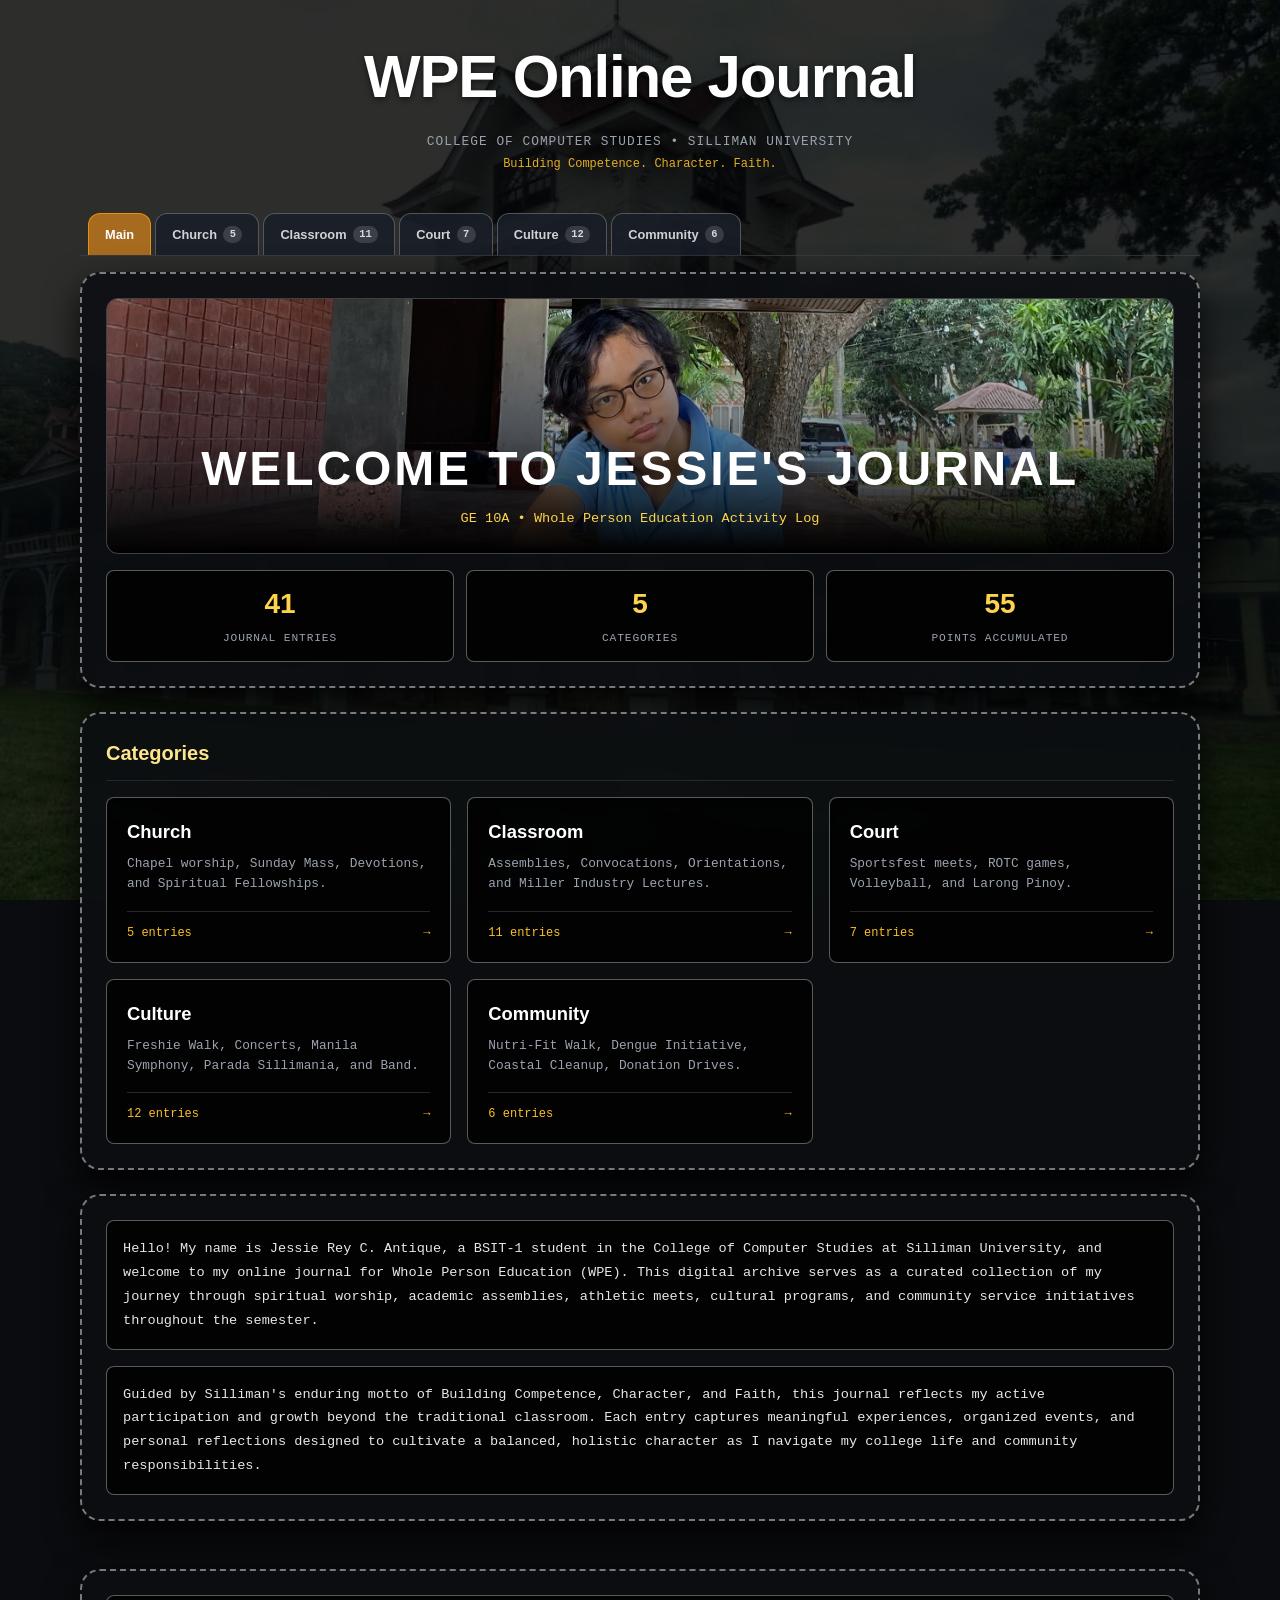
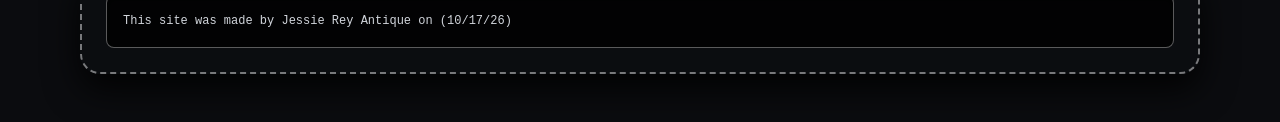
<file: index.html>
<!DOCTYPE html>
<html lang="en">
<head>
    <meta charset="UTF-8">
    <meta name="viewport" content="width=device-width, initial-scale=1.0">
    <meta name="description" content="Whole Person Education activity log for GE 10A, College of Computer Studies, Silliman University.">
    <title>Silliman University WPE Journal Archives</title>
    <link rel="stylesheet" href="csswpe.css">
</head>
<body data-page="home">
    <div class="page" id="app">
        <noscript>
            <div class="vintage-card"><div class="typewriter-box">This journal needs JavaScript to display its entries. Please enable it and reload.</div></div>
        </noscript>
    </div>
    <script src="data.js"></script>
    <script src="app.js"></script>
</body>
</html>
</file>
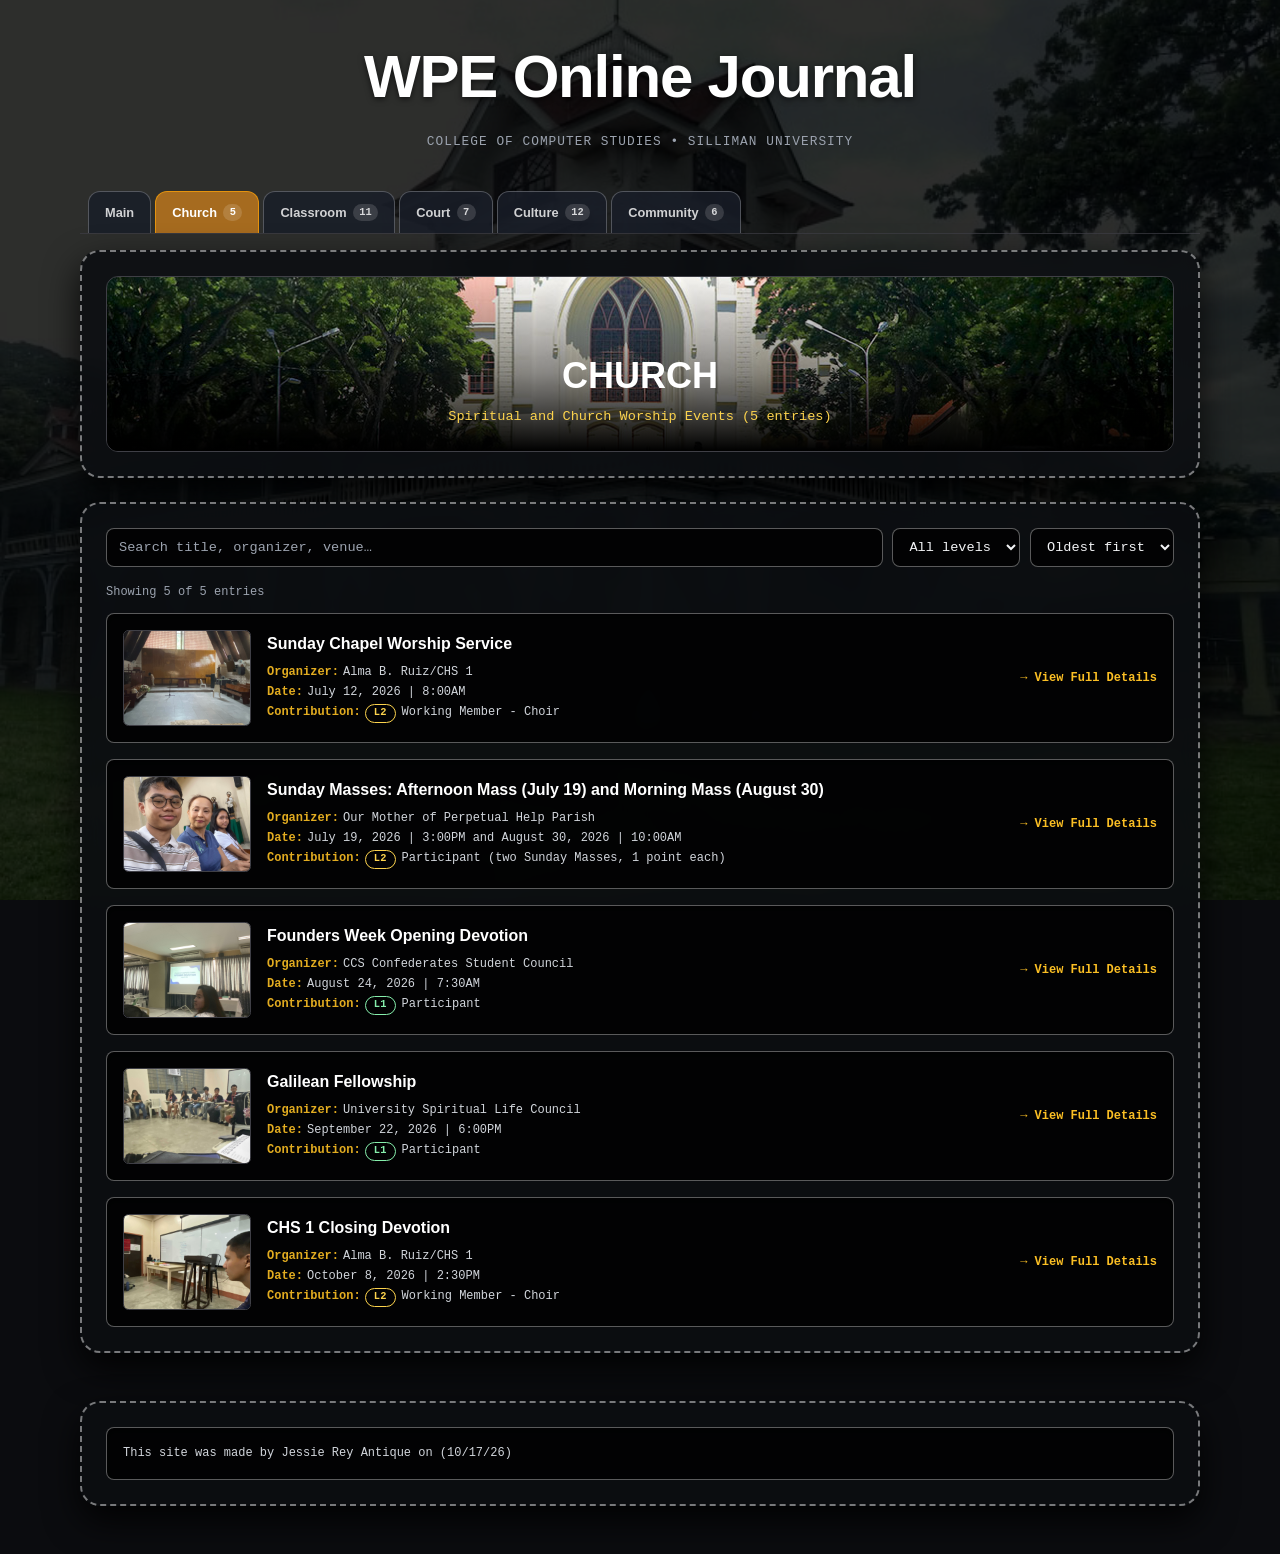
<file: church.html>
<!DOCTYPE html>
<html lang="en">
<head>
    <meta charset="UTF-8">
    <meta name="viewport" content="width=device-width, initial-scale=1.0">
    <meta name="description" content="Spiritual and church worship events.">
    <title>Church – Silliman University WPE Journal</title>
    <link rel="stylesheet" href="csswpe.css">
</head>
<body data-page="church">
    <div class="page" id="app">
        <noscript>
            <div class="vintage-card"><div class="typewriter-box">This journal needs JavaScript to display its entries. Please enable it and reload.</div></div>
        </noscript>
    </div>
    <script src="data.js"></script>
    <script src="app.js"></script>
</body>
</html>
</file>
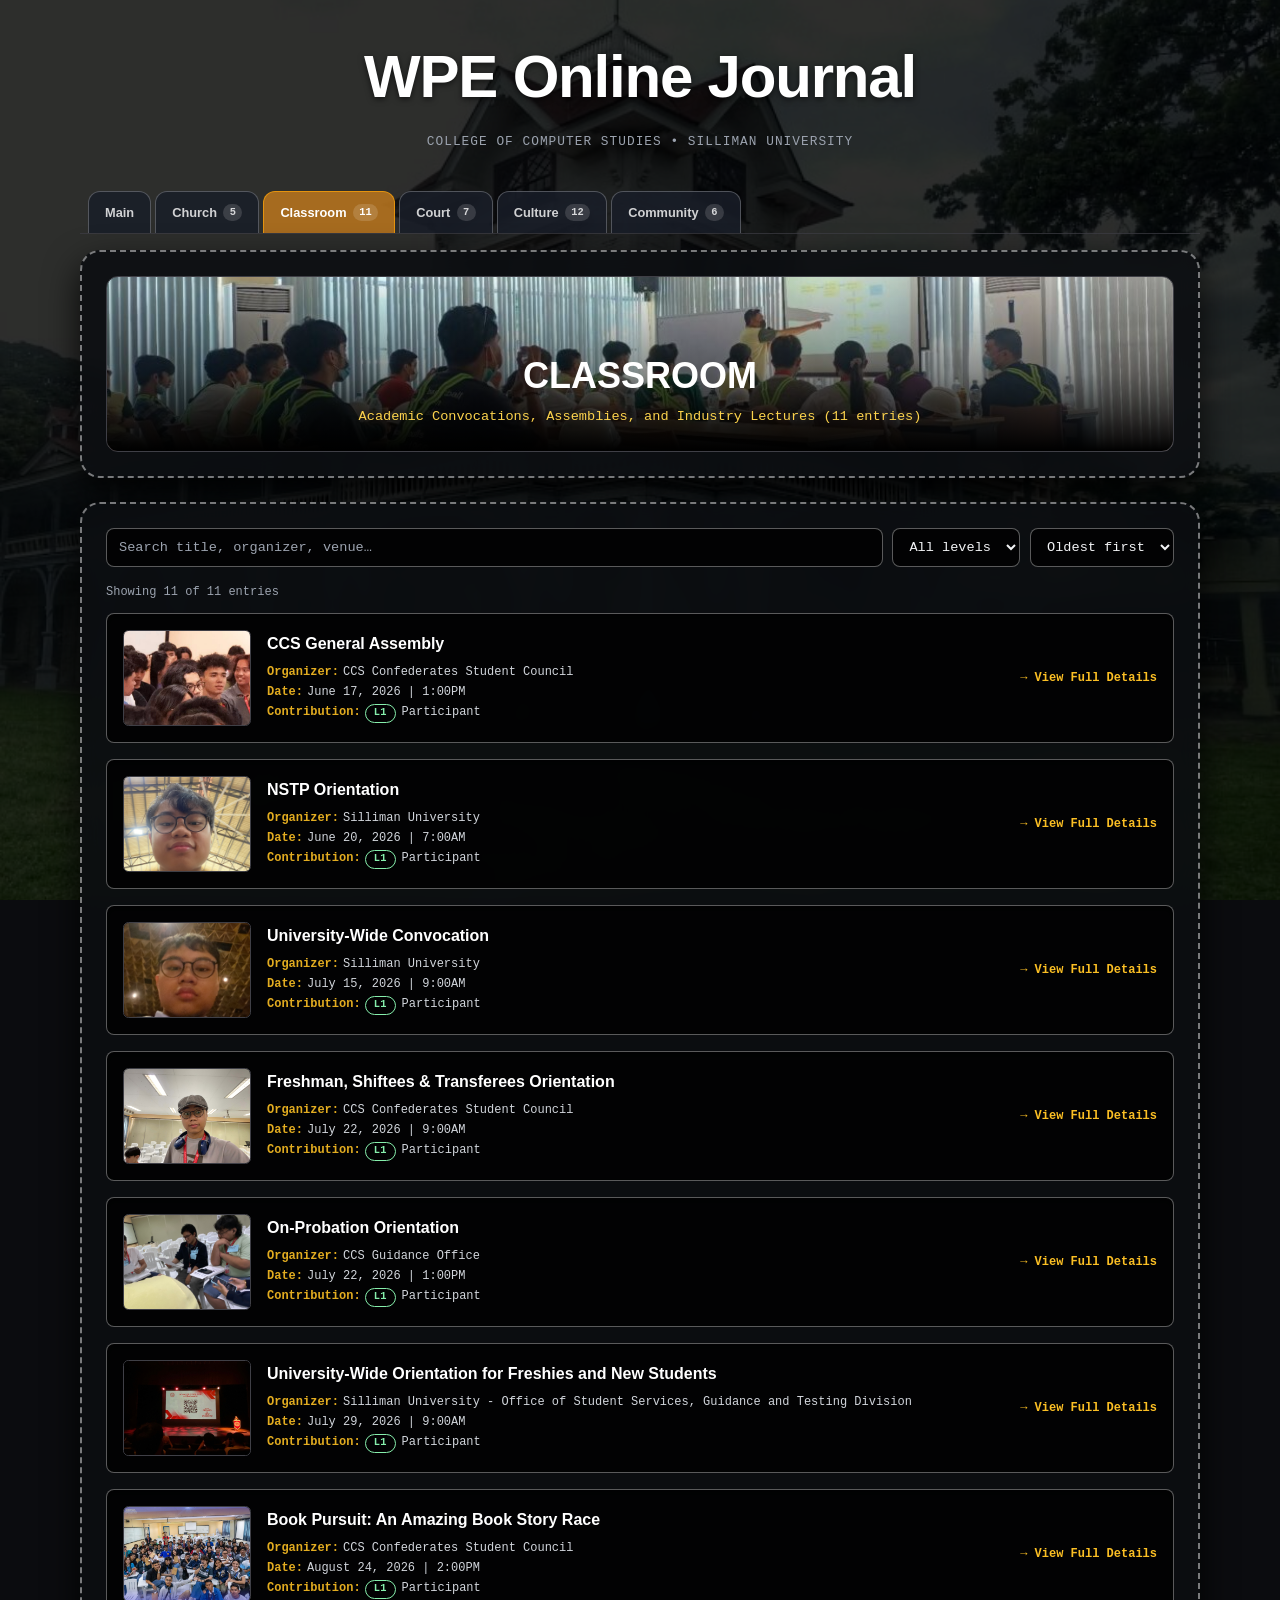
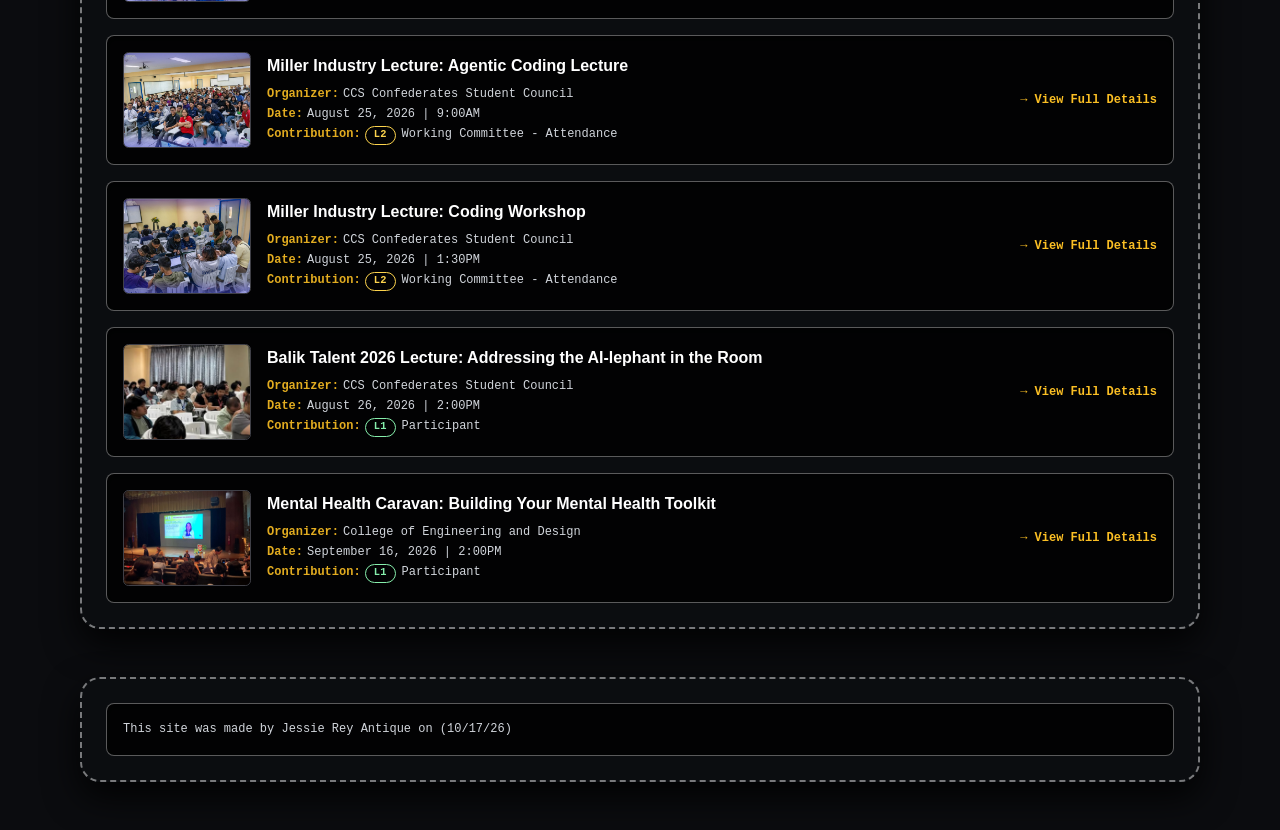
<file: classroom.html>
<!DOCTYPE html>
<html lang="en">
<head>
    <meta charset="UTF-8">
    <meta name="viewport" content="width=device-width, initial-scale=1.0">
    <meta name="description" content="Academic convocations, assemblies, and industry lectures.">
    <title>Classroom – Silliman University WPE Journal</title>
    <link rel="stylesheet" href="csswpe.css">
</head>
<body data-page="classroom">
    <div class="page" id="app">
        <noscript>
            <div class="vintage-card"><div class="typewriter-box">This journal needs JavaScript to display its entries. Please enable it and reload.</div></div>
        </noscript>
    </div>
    <script src="data.js"></script>
    <script src="app.js"></script>
</body>
</html>
</file>
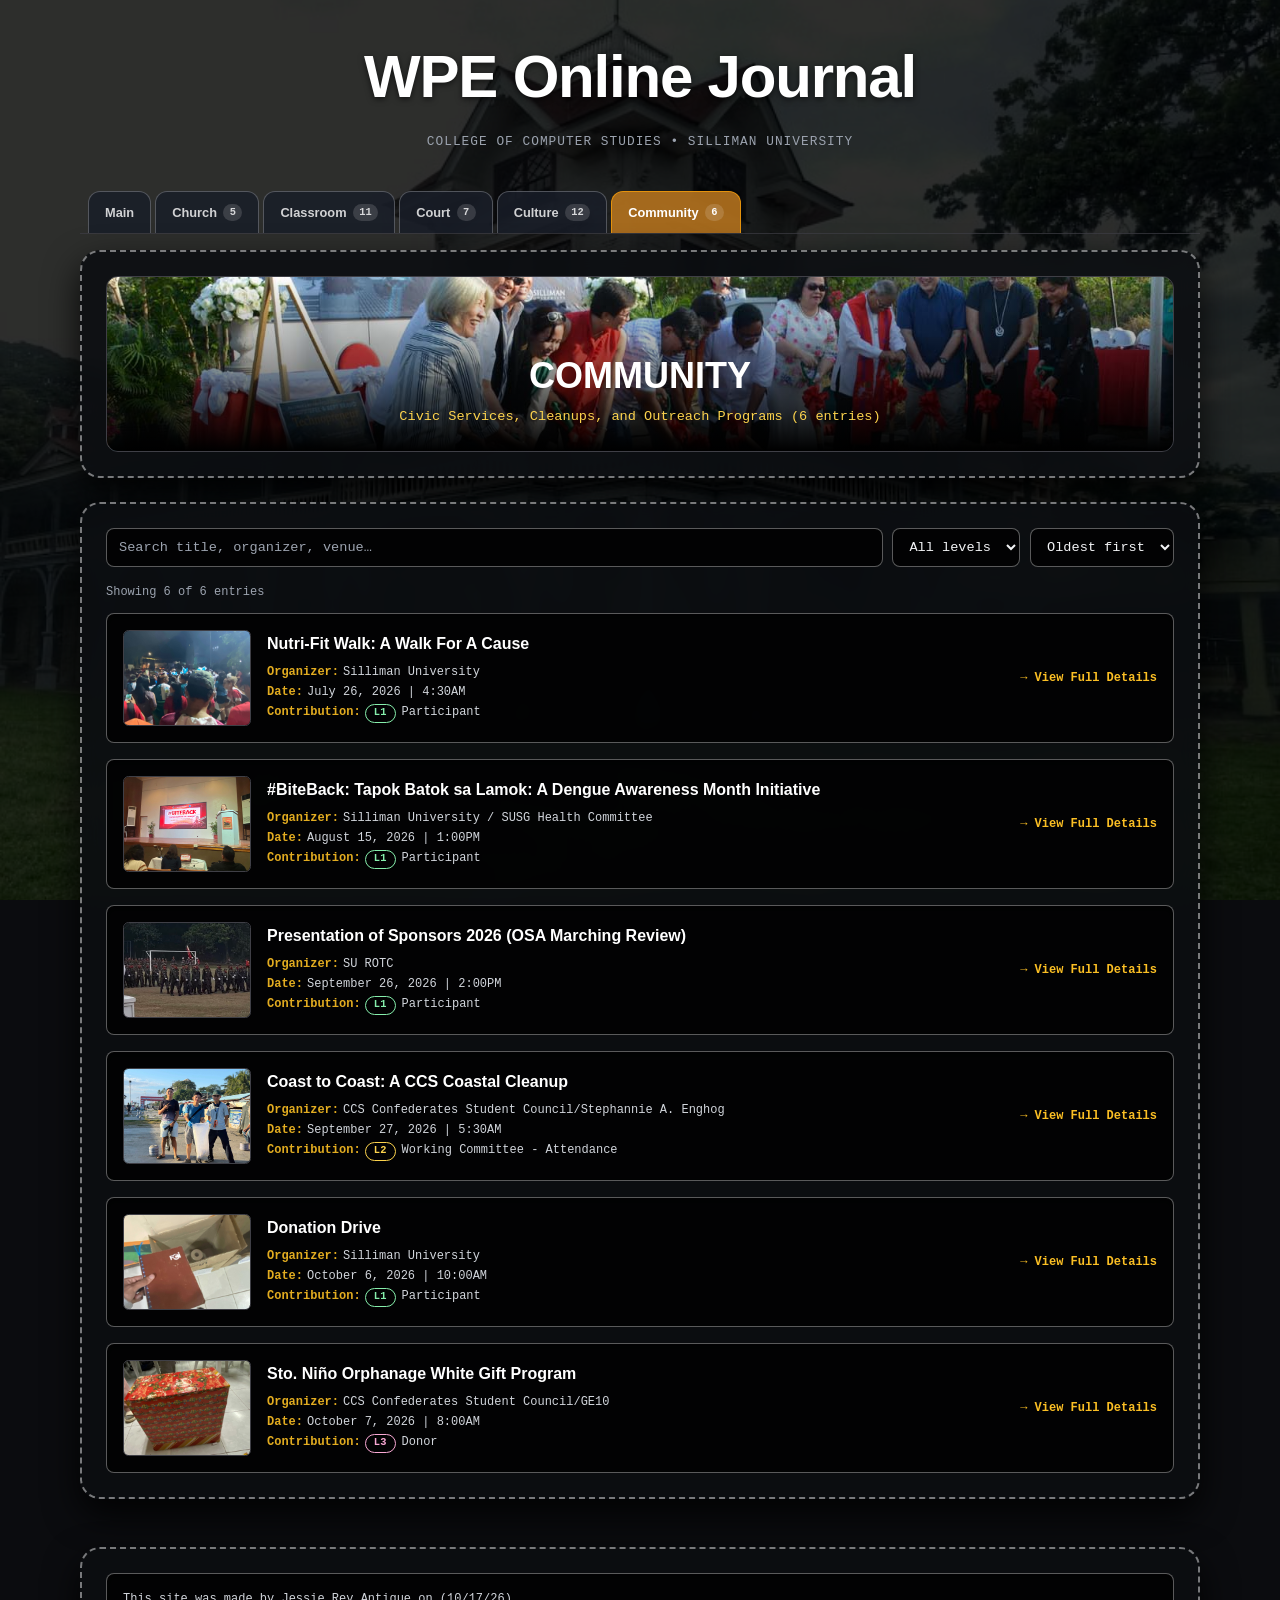
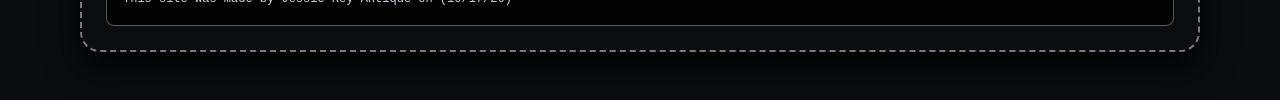
<file: community.html>
<!DOCTYPE html>
<html lang="en">
<head>
    <meta charset="UTF-8">
    <meta name="viewport" content="width=device-width, initial-scale=1.0">
    <meta name="description" content="Civic services, cleanups, and outreach programs.">
    <title>Community – Silliman University WPE Journal</title>
    <link rel="stylesheet" href="csswpe.css">
</head>
<body data-page="community">
    <div class="page" id="app">
        <noscript>
            <div class="vintage-card"><div class="typewriter-box">This journal needs JavaScript to display its entries. Please enable it and reload.</div></div>
        </noscript>
    </div>
    <script src="data.js"></script>
    <script src="app.js"></script>
</body>
</html>
</file>
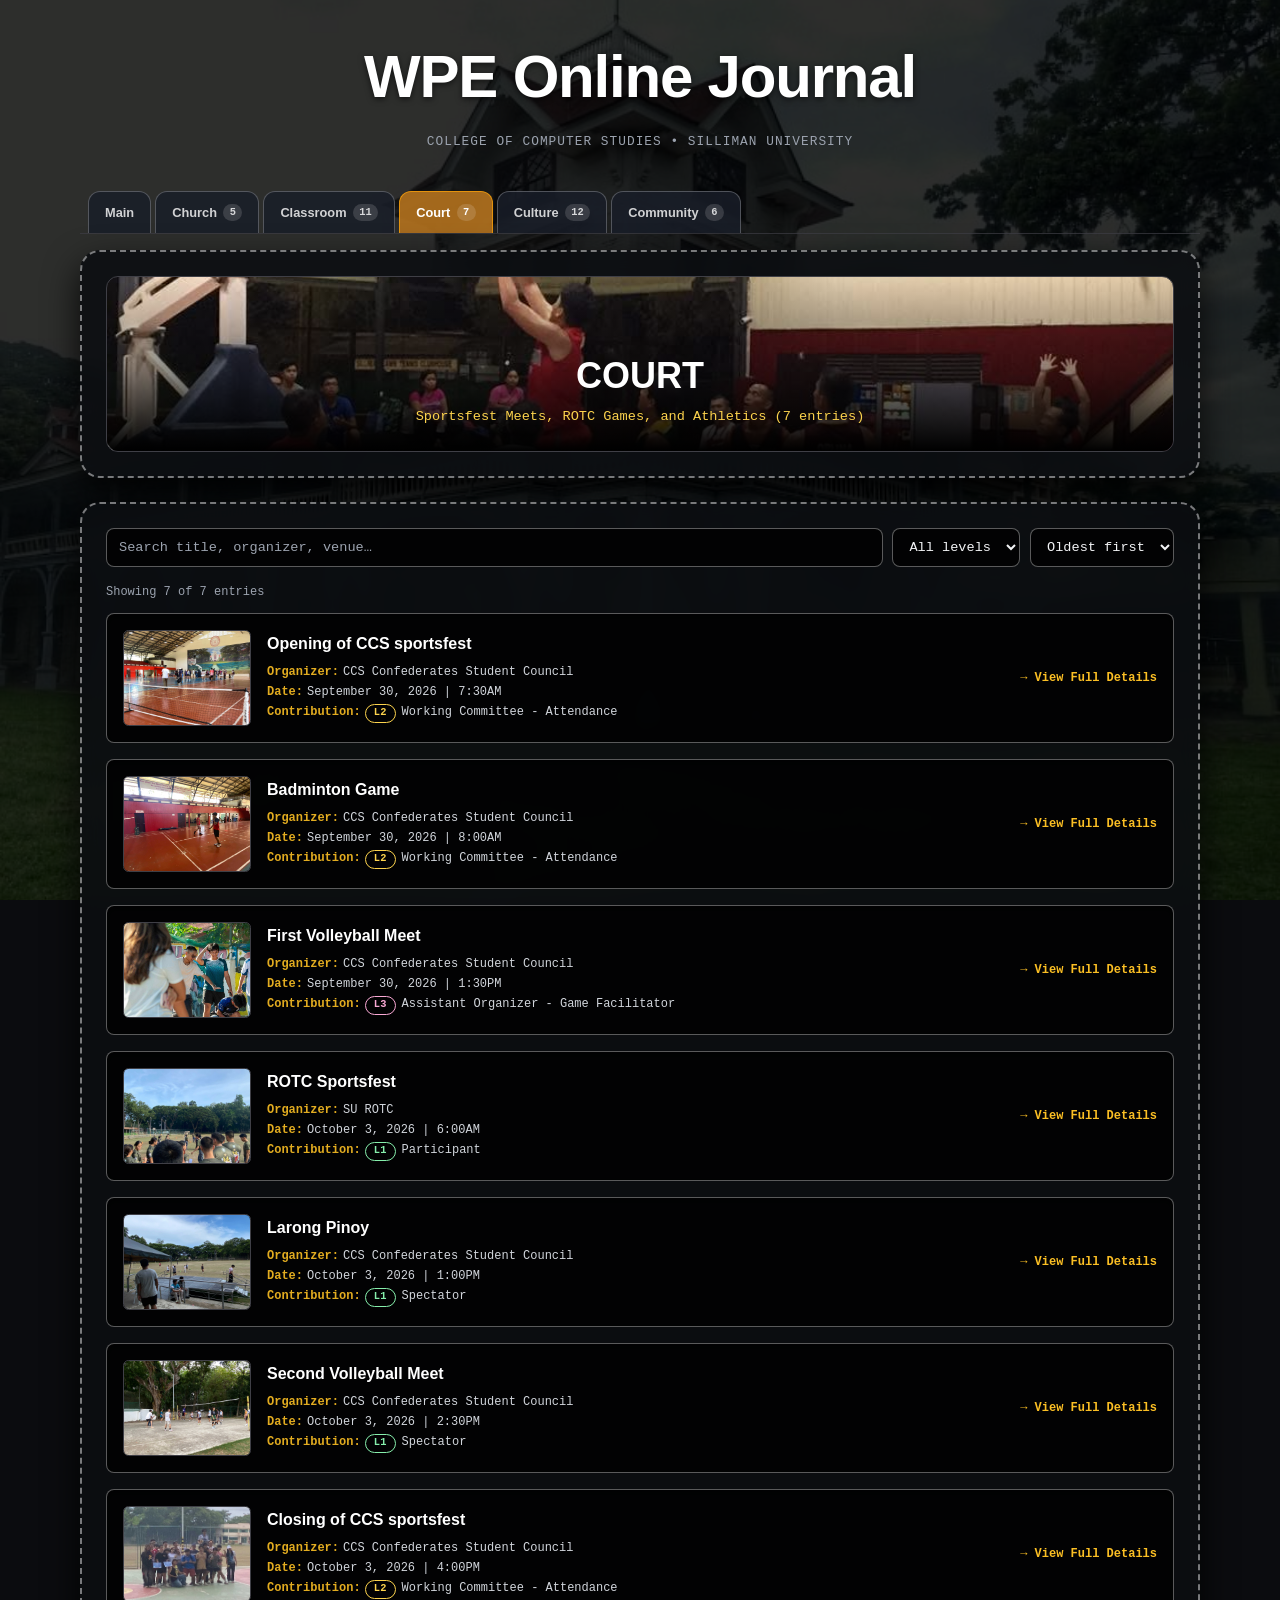
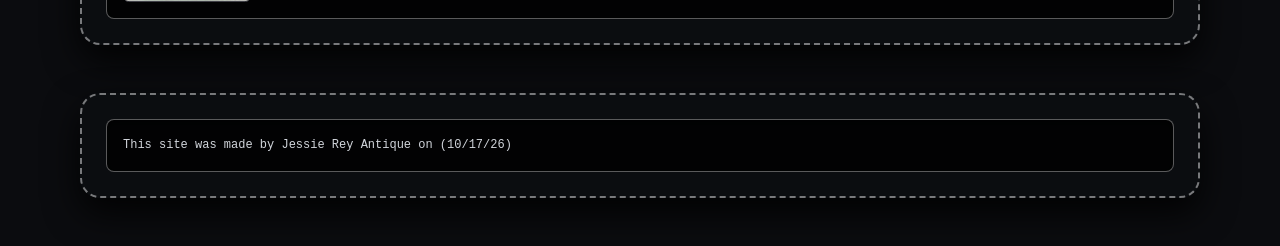
<file: court.html>
<!DOCTYPE html>
<html lang="en">
<head>
    <meta charset="UTF-8">
    <meta name="viewport" content="width=device-width, initial-scale=1.0">
    <meta name="description" content="Sportsfest meets, ROTC games, and athletics.">
    <title>Court – Silliman University WPE Journal</title>
    <link rel="stylesheet" href="csswpe.css">
</head>
<body data-page="court">
    <div class="page" id="app">
        <noscript>
            <div class="vintage-card"><div class="typewriter-box">This journal needs JavaScript to display its entries. Please enable it and reload.</div></div>
        </noscript>
    </div>
    <script src="data.js"></script>
    <script src="app.js"></script>
</body>
</html>
</file>
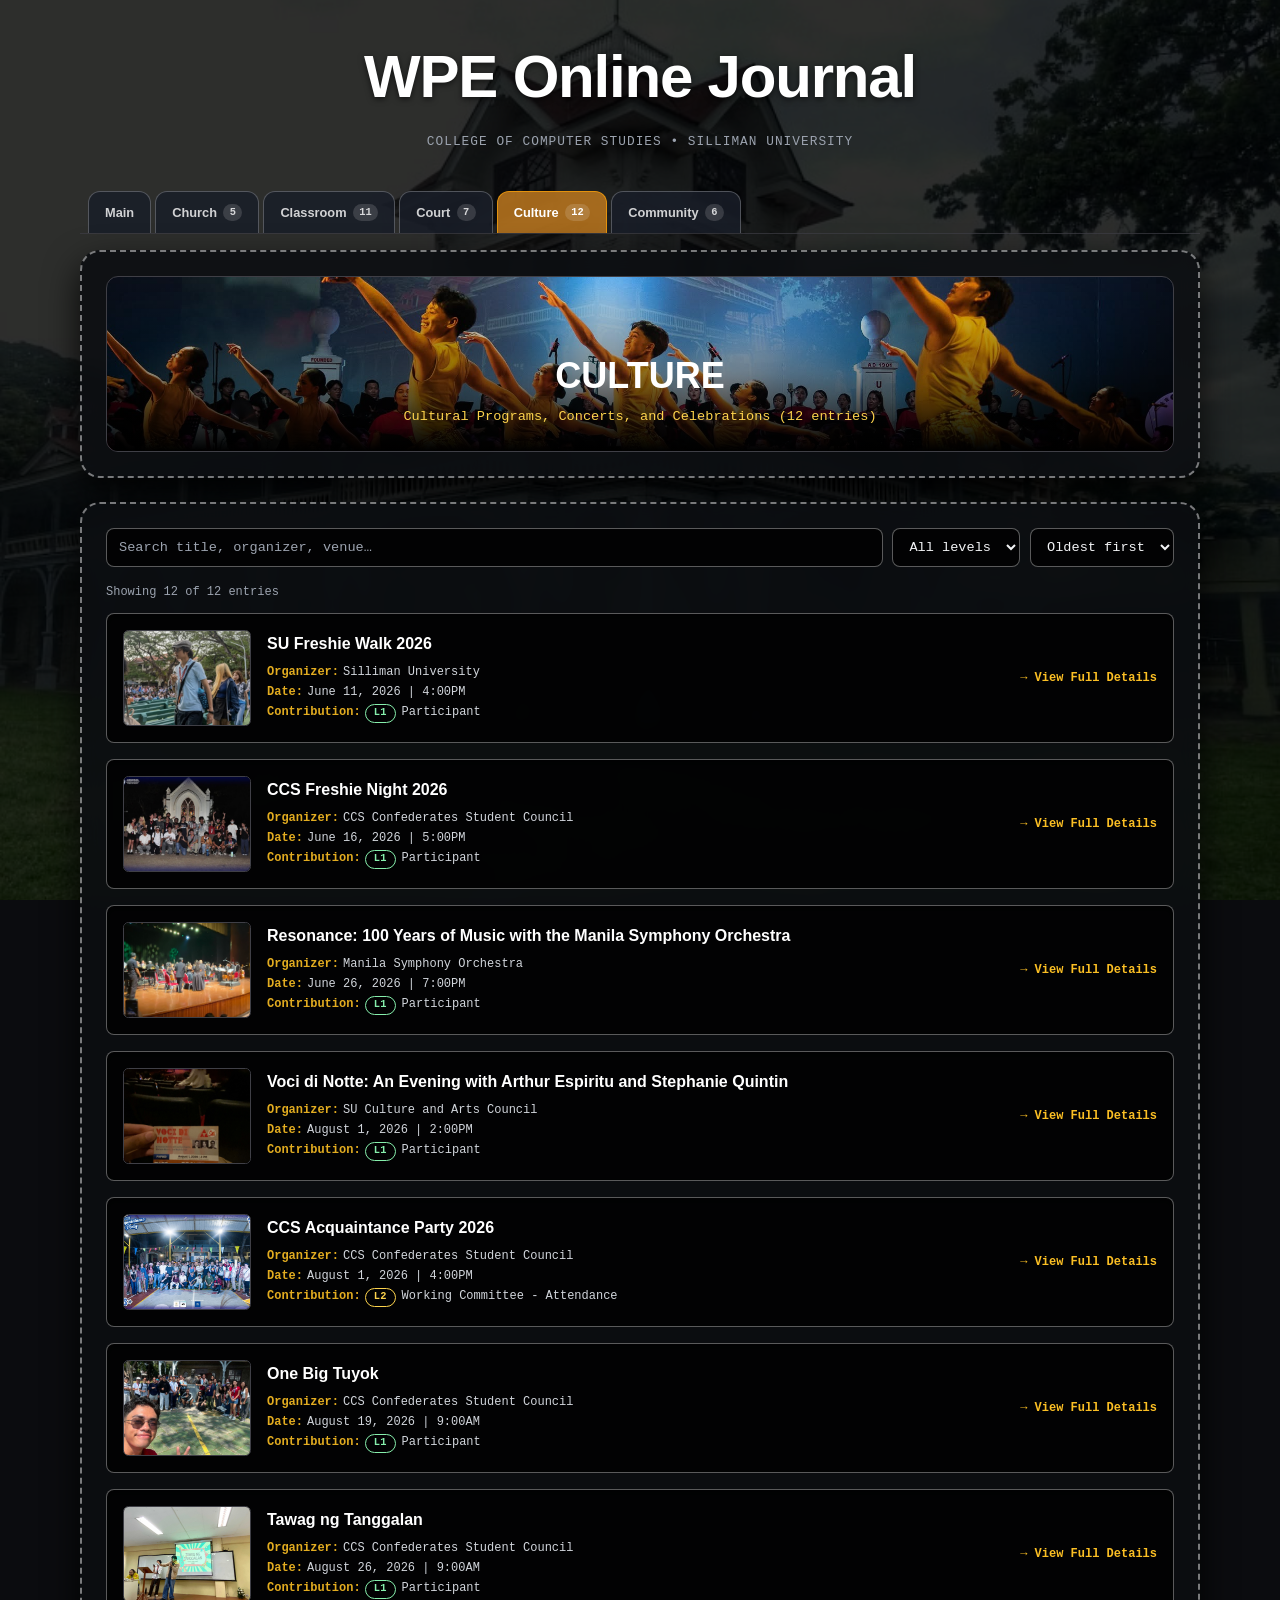
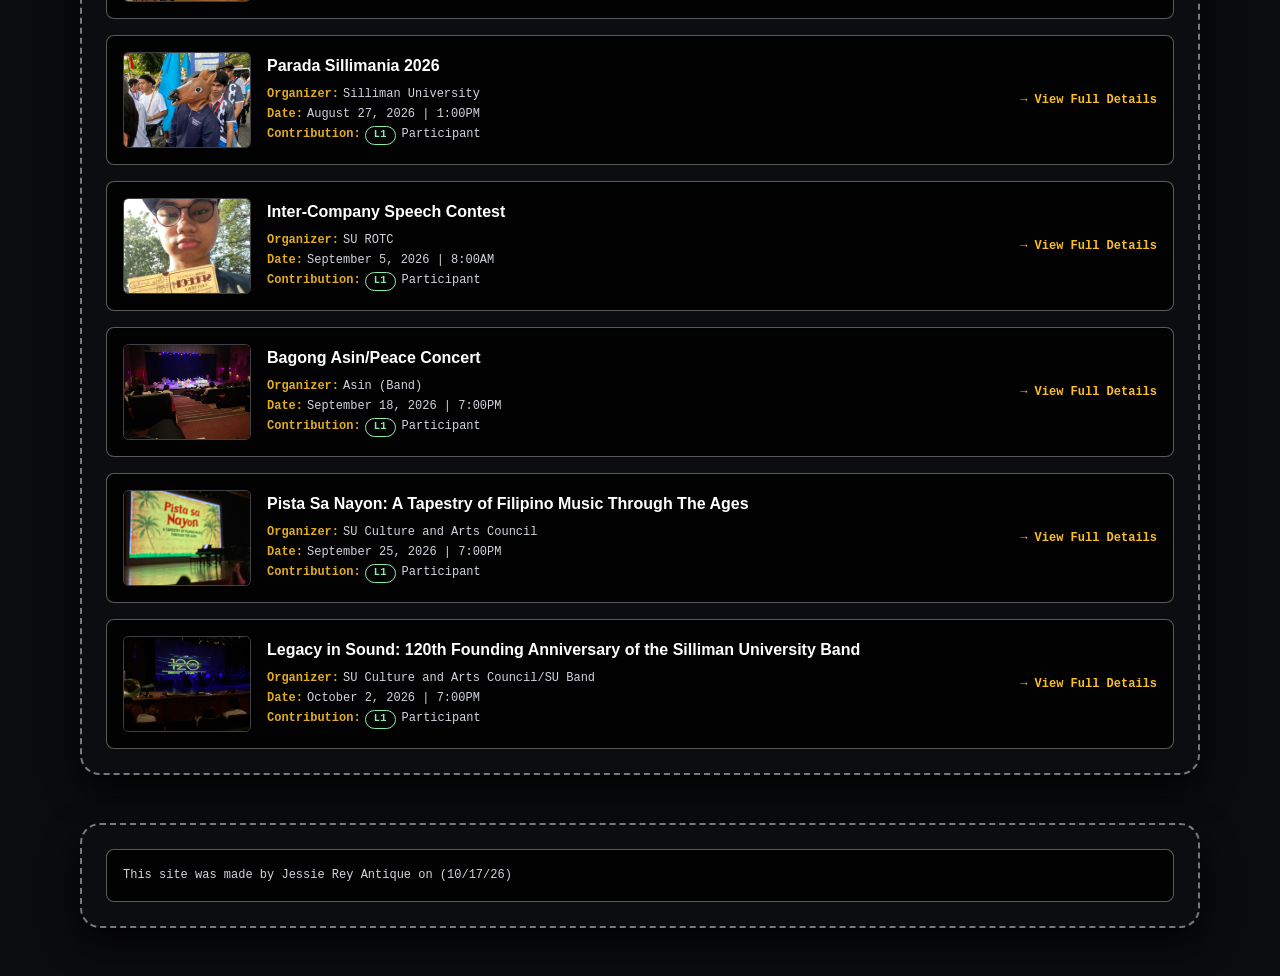
<file: culture.html>
<!DOCTYPE html>
<html lang="en">
<head>
    <meta charset="UTF-8">
    <meta name="viewport" content="width=device-width, initial-scale=1.0">
    <meta name="description" content="Cultural programs, concerts, and celebrations.">
    <title>Culture – Silliman University WPE Journal</title>
    <link rel="stylesheet" href="csswpe.css">
</head>
<body data-page="culture">
    <div class="page" id="app">
        <noscript>
            <div class="vintage-card"><div class="typewriter-box">This journal needs JavaScript to display its entries. Please enable it and reload.</div></div>
        </noscript>
    </div>
    <script src="data.js"></script>
    <script src="app.js"></script>
</body>
</html>
</file>
<file: csswpe.css>
/* ==========================================================
   World War One – WPE Journal  |  shared stylesheet
   Plain CSS (no Tailwind CDN needed). Edit the variables
   below to re-theme the whole site.
   ========================================================== */

:root {
    --font-sans: "Helvetica Neue", Helvetica, Arial, sans-serif;
    --font-mono: "Courier New", Courier, monospace;

    --amber-300: #fcd34d;
    --amber-400: #fbbf24;
    --amber-500: #f59e0b;
    --amber-700: #b4731e;

    --text: #f3f4f6;
    --text-muted: #9ca3af;
    --text-soft: #d1d5db;

    --card-bg: rgba(12, 14, 18, 0.88);
    --box-bg: rgba(0, 0, 0, 0.78);
    --line: rgba(255, 255, 255, 0.35);
    --line-soft: #27272a;

    --radius-lg: 1.25rem;
    --radius-md: 0.5rem;
    --maxw: 72rem;
}

/* ---------- Base ---------- */
*, *::before, *::after { box-sizing: border-box; }

html { scroll-behavior: smooth; -webkit-text-size-adjust: 100%; }

body {
    margin: 0;
    min-height: 100vh;
    font-family: var(--font-sans);
    color: var(--text);
    line-height: 1.5;
    background-color: #0b0c0f; /* fallback if the photo fails to load */
    background-image: url("bgimg.jpeg");
    background-size: cover;
    background-position: center;
    background-attachment: fixed;
}

body::before {            /* dark overlay over the background photo */
    content: "";
    position: fixed;
    inset: 0;
    background: rgba(0, 0, 0, 0.82);
    pointer-events: none;
    z-index: 0;
}

button, input, select, textarea { font-family: inherit; font-size: inherit; color: inherit; }

img { max-width: 100%; display: block; }

a { color: inherit; }

[hidden] { display: none !important; }

:focus-visible {
    outline: 2px solid var(--amber-400);
    outline-offset: 2px;
}

.skip-link {
    position: absolute;
    left: 1rem;
    top: -3rem;
    z-index: 100;
    background: var(--amber-500);
    color: #111;
    padding: 0.5rem 0.9rem;
    border-radius: var(--radius-md);
    font-weight: 700;
    text-decoration: none;
    transition: top 0.15s;
}
.skip-link:focus { top: 1rem; }

/* ---------- Layout ---------- */
.page {
    position: relative;
    z-index: 1;
    max-width: var(--maxw);
    margin: 0 auto;
    padding: 2rem 1rem 3rem;
    display: flex;
    flex-direction: column;
    min-height: 100vh;
}

main { flex: 1; padding-top: 1rem; display: grid; gap: 1.5rem; align-content: start; }

.site-header { text-align: center; margin-bottom: 2rem; }

.site-title {
    margin: 0;
    font-size: clamp(2.25rem, 8vw, 3.75rem);
    font-weight: 800;
    letter-spacing: -0.02em;
    color: #fff;
    text-shadow: 0 2px 6px rgba(0, 0, 0, 0.6);
}

.site-title a { text-decoration: none; }

.eyebrow {
    margin: 0.6rem 0 0;
    font-family: var(--font-mono);
    font-size: 0.8rem;
    letter-spacing: 0.08em;
    text-transform: uppercase;
    color: var(--text-muted);
}

.motto { margin: 0.25rem 0 0; font-family: var(--font-mono); font-size: 0.75rem; color: rgba(251, 191, 36, 0.9); }

/* ---------- Vintage cards & typewriter boxes ---------- */
.vintage-card {
    border: 2px dashed rgba(255, 255, 255, 0.45);
    border-radius: var(--radius-lg);
    background-color: var(--card-bg);
    -webkit-backdrop-filter: blur(10px);
    backdrop-filter: blur(10px);
    box-shadow: 0 15px 35px rgba(0, 0, 0, 0.85);
    padding: 1.5rem;
}

.typewriter-box {
    border: 1px solid var(--line);
    background-color: var(--box-bg);
    border-radius: var(--radius-md);
    box-shadow: inset 0 2px 6px rgba(0, 0, 0, 0.6);
    padding: 1rem;
    font-family: var(--font-mono);
}

.card-heading {
    margin: 0 0 1rem;
    padding-bottom: 0.75rem;
    border-bottom: 1px solid var(--line-soft);
    font-size: 1.25rem;
    font-weight: 700;
    color: #fde68a;
}

/* ---------- Category tabs ---------- */
.tabs {
    display: flex;
    gap: 0.25rem;
    padding: 0.5rem 0.5rem 0;
    border-bottom: 1px solid rgba(63, 63, 70, 0.7);
    overflow-x: auto;
    scrollbar-width: thin;
}

.category-tab {
    display: inline-flex;
    align-items: center;
    gap: 0.4rem;
    white-space: nowrap;
    padding: 0.7rem 1rem;
    font-size: 0.8rem;
    font-weight: 600;
    text-decoration: none;
    color: rgba(255, 255, 255, 0.8);
    background: rgba(25, 30, 40, 0.85);
    border: 1px solid rgba(255, 255, 255, 0.25);
    border-bottom: none;
    border-radius: 0.75rem 0.75rem 0 0;
    transition: background 0.2s ease, color 0.2s ease;
}

.category-tab:hover { background: rgba(40, 48, 62, 0.9); color: #fff; }

.category-tab[aria-current="page"] {
    background: rgba(180, 115, 30, 0.9);
    color: #fff;
    border-color: rgba(245, 158, 11, 0.8);
}

.tab-count {
    font-family: var(--font-mono);
    font-size: 0.65rem;
    padding: 0.05rem 0.4rem;
    border-radius: 999px;
    background: rgba(255, 255, 255, 0.14);
}

/* ---------- Hero banners ---------- */
.hero {
    position: relative;
    display: flex;
    align-items: flex-end;
    justify-content: center;
    min-height: 16rem;
    overflow: hidden;
    border: 1px solid #3f3f46;
    border-radius: 0.75rem;
    background-size: cover;
    background-position: center;
    background-color: #18181b;
}

.hero::after {
    content: "";
    position: absolute;
    inset: 0;
    background: linear-gradient(to top, #000 0%, rgba(0, 0, 0, 0.45) 45%, transparent 100%);
}

.hero-text { position: relative; z-index: 1; text-align: center; padding: 0 1rem 1.5rem; }

.hero-title {
    margin: 0;
    font-size: clamp(1.9rem, 6vw, 3rem);
    font-weight: 800;
    letter-spacing: 0.06em;
    text-transform: uppercase;
    color: #fff;
}

.hero-sub { margin: 0.25rem 0 0; font-family: var(--font-mono); font-size: 0.85rem; color: var(--amber-300); }

.hero.compact { min-height: 11rem; }
.hero.compact .hero-title { font-size: clamp(1.75rem, 5vw, 2.25rem); letter-spacing: 0; }

/* ---------- Home: stats + category grid ---------- */
.stats {
    display: grid;
    grid-template-columns: repeat(auto-fit, minmax(9rem, 1fr));
    gap: 0.75rem;
    margin-top: 1rem;
}

.stat { text-align: center; padding: 0.75rem; }
.stat-num { display: block; font-size: 1.75rem; font-weight: 800; color: var(--amber-300); font-family: var(--font-sans); }
.stat-label { font-size: 0.7rem; text-transform: uppercase; letter-spacing: 0.08em; color: var(--text-muted); }

.category-grid { display: grid; gap: 1rem; grid-template-columns: 1fr; }
@media (min-width: 40rem) { .category-grid { grid-template-columns: repeat(2, 1fr); } }
@media (min-width: 64rem) { .category-grid { grid-template-columns: repeat(3, 1fr); } }

.category-card {
    display: flex;
    flex-direction: column;
    padding: 1.25rem;
    text-decoration: none;
    transition: background 0.2s, border-color 0.2s, transform 0.2s;
}

.category-card:hover { background: rgba(69, 26, 3, 0.4); border-color: var(--amber-400); transform: translateY(-2px); }
.category-card h3 { margin: 0; font-family: var(--font-sans); font-size: 1.15rem; color: #fff; }
.category-card:hover h3 { color: var(--amber-300); }
.category-card p { margin: 0.5rem 0 0; font-size: 0.8rem; line-height: 1.6; color: var(--text-muted); }

.category-card .card-foot {
    margin-top: auto;
    padding-top: 0.75rem;
    border-top: 1px solid var(--line-soft);
    display: flex;
    justify-content: space-between;
    font-size: 0.75rem;
    color: var(--amber-400);
}
.category-card p + .card-foot { margin-top: 1rem; }

/* ---------- Toolbar (search / filter / sort) ---------- */
.toolbar { display: grid; gap: 0.6rem; grid-template-columns: 1fr; margin-bottom: 1rem; }
@media (min-width: 40rem) { .toolbar { grid-template-columns: 1fr auto auto; } }

.field {
    background: var(--box-bg);
    border: 1px solid var(--line);
    border-radius: var(--radius-md);
    padding: 0.6rem 0.75rem;
    font-family: var(--font-mono);
    font-size: 0.85rem;
    min-width: 0;
}

.field::placeholder { color: var(--text-muted); }
.field option { background: #111; }

.result-count { margin: 0 0 0.75rem; font-family: var(--font-mono); font-size: 0.75rem; color: var(--text-muted); }

/* ---------- Entry list ---------- */
.entry-list { display: grid; gap: 1rem; margin: 0; padding: 0; list-style: none; }

.entry {
    text-decoration: none;
    color: inherit;
    display: flex;
    flex-direction: column;
    gap: 0.75rem;
    width: 100%;
    text-align: left;
    cursor: pointer;
    transition: background 0.2s, border-color 0.2s;
}

@media (min-width: 40rem) { .entry { flex-direction: row; align-items: center; justify-content: space-between; } }

.entry:hover { background: rgba(69, 26, 3, 0.4); border-color: var(--amber-400); }

.entry-title { margin: 0; font-family: var(--font-sans); font-size: 1rem; font-weight: 700; color: #fff; }
.entry:hover .entry-title { color: var(--amber-300); }

.meta { margin: 0.4rem 0 0; display: grid; gap: 0.15rem; font-size: 0.75rem; color: var(--text-soft); }
.meta dt { display: inline; font-weight: 600; color: rgba(251, 191, 36, 0.9); }
.meta dt::after { content: ":"; }
.meta dd { display: inline; margin: 0 0 0 0.25rem; }
.meta div { display: block; }

.entry-thumb { width: 100%; height: 9rem; object-fit: cover; border-radius: 0.35rem; border: 1px solid #3f3f46; background: #18181b; flex-shrink: 0; }
.entry-main { flex: 1; min-width: 0; }
@media (min-width: 40rem) { .entry { gap: 1rem; } .entry-thumb { width: 8rem; height: 6rem; } }
.entry-cta { transition: transform 0.2s; flex-shrink: 0; font-size: 0.75rem; font-weight: 600; color: var(--amber-400); }
.entry:hover .entry-cta { color: var(--amber-300); transform: translateX(3px); }

.badge {
    display: inline-block;
    padding: 0.05rem 0.5rem;
    margin-right: 0.35rem;
    border-radius: 999px;
    font-size: 0.65rem;
    font-weight: 700;
    letter-spacing: 0.04em;
    text-transform: uppercase;
    border: 1px solid currentColor;
}
.badge.l1 { color: #86efac; }
.badge.l2 { color: var(--amber-300); }
.badge.l3 { color: #f9a8d4; }

.empty { text-align: center; color: var(--text-muted); padding: 2rem 1rem; }

/* ---------- Detail view ---------- */
.detail-top {
    display: flex;
    justify-content: space-between;
    align-items: flex-start;
    gap: 1rem;
    padding-bottom: 1rem;
    margin-bottom: 1.25rem;
    border-bottom: 1px solid #3f3f46;
}

.detail-kicker { display: block; font-family: var(--font-mono); font-size: 0.7rem; letter-spacing: 0.15em; text-transform: uppercase; color: var(--amber-400); }
.detail-title { margin: 0.25rem 0 0; font-size: clamp(1.4rem, 4vw, 1.9rem); font-weight: 800; color: #fff; }

.btn {
    text-decoration: none;
    cursor: pointer;
    padding: 0.4rem 0.85rem;
    border: 1px solid #3f3f46;
    border-radius: 0.35rem;
    background: #27272a;
    color: #d4d4d8;
    font-family: var(--font-mono);
    font-size: 0.75rem;
    transition: background 0.15s;
}
.btn:hover:not(:disabled) { background: #3f3f46; }
.btn:disabled { opacity: 0.35; cursor: default; }

.detail-grid { display: grid; gap: 1.25rem; padding: 1.5rem; font-size: 0.9rem; }

.field-block { padding-bottom: 0.9rem; border-bottom: 1px solid var(--line-soft); }
.field-block:last-child { border-bottom: none; padding-bottom: 0; }
.field-label { display: block; margin-bottom: 0.25rem; font-size: 0.7rem; font-weight: 700; letter-spacing: 0.08em; text-transform: uppercase; color: var(--amber-400); }
.field-label::before { content: "• "; }
.field-value { margin: 0; color: var(--text-soft); }
.field-value.strong { color: #fff; font-weight: 600; font-size: 1rem; }

.reflection { margin: 0; padding: 1rem; line-height: 1.7; color: var(--text-soft); background: rgba(0, 0, 0, 0.6); border: 1px solid var(--line-soft); border-radius: 0.35rem; }
.reflection p { margin: 0 0 1rem; }
.reflection p:last-child { margin-bottom: 0; }
.pending { color: var(--text-muted); font-style: italic; }

.gallery { display: grid; grid-template-columns: repeat(2, 1fr); gap: 0.75rem; margin-top: 0.5rem; }
@media (min-width: 40rem) { .gallery { grid-template-columns: repeat(3, 1fr); } }
.gallery-item { margin: 0; min-width: 0; }
.gallery-open { position: relative; display: block; width: 100%; padding: 0; border: 1px solid #3f3f46; border-radius: 0.35rem; background: #18181b; cursor: zoom-in; overflow: hidden; transition: border-color 0.2s, transform 0.2s; }
.gallery-open:hover { border-color: var(--amber-400); transform: translateY(-2px); }
.gallery-img { width: 100%; height: auto; aspect-ratio: 3 / 2; object-fit: cover; }
.photo-caption { margin: 0.4rem 0 0; overflow-wrap: anywhere; font-family: var(--font-mono); font-size: 0.7rem; color: var(--text-muted); }
.sample-tag { position: absolute; top: 0.5rem; left: 0.5rem; padding: 0.1rem 0.55rem; border-radius: 999px; font-family: var(--font-mono); font-size: 0.65rem; font-weight: 700; letter-spacing: 0.06em; text-transform: uppercase; color: #111; background: var(--amber-400); }

.detail-nav { display: flex; justify-content: space-between; gap: 0.75rem; margin-top: 1.25rem; }

/* ---------- Prose + footer ---------- */
.prose { display: grid; gap: 1rem; }
.prose p { margin: 0; font-size: 0.85rem; line-height: 1.75; color: #e5e7eb; }

.site-footer { margin-top: 3rem; }
.site-footer p { margin: 0; font-size: 0.75rem; color: var(--text-soft); line-height: 1.6; }

noscript .typewriter-box { color: var(--amber-300); }

@media (prefers-reduced-motion: reduce) {
    html { scroll-behavior: auto; }
    * { transition: none !important; }
}

/* ---------- Lightbox ---------- */
.lightbox { position: fixed; inset: 0; z-index: 200; display: flex; align-items: center; justify-content: center; padding: 1rem; background: rgba(0, 0, 0, 0.92); }
.lb-inner { display: grid; gap: 0.75rem; justify-items: center; max-width: 60rem; width: 100%; }
.lb-img { max-width: 100%; max-height: 70vh; width: auto; border-radius: 0.35rem; border: 1px solid #3f3f46; background: #18181b; }
.lb-cap { margin: 0; font-family: var(--font-mono); font-size: 0.75rem; color: var(--text-soft); text-align: center; overflow-wrap: anywhere; }
.lb-nav { display: flex; gap: 0.75rem; }
.lb-close { justify-self: end; }
.lb-btn { min-width: 3rem; }

@media (max-width: 40rem) { .detail-top { flex-direction: column; } .detail-grid { padding: 1rem; } }

@media print {
    body { background: #fff; color: #000; }
    body::before, .tabs, .toolbar, .btn, .skip-link, .lightbox { display: none !important; }
    .vintage-card, .typewriter-box { background: #fff; box-shadow: none; border-color: #999; color: #000; }
    .entry-title, .detail-title, .field-value, .field-value.strong, .reflection { color: #000; }
}

.detail-title:focus { outline: none; }
</file>
